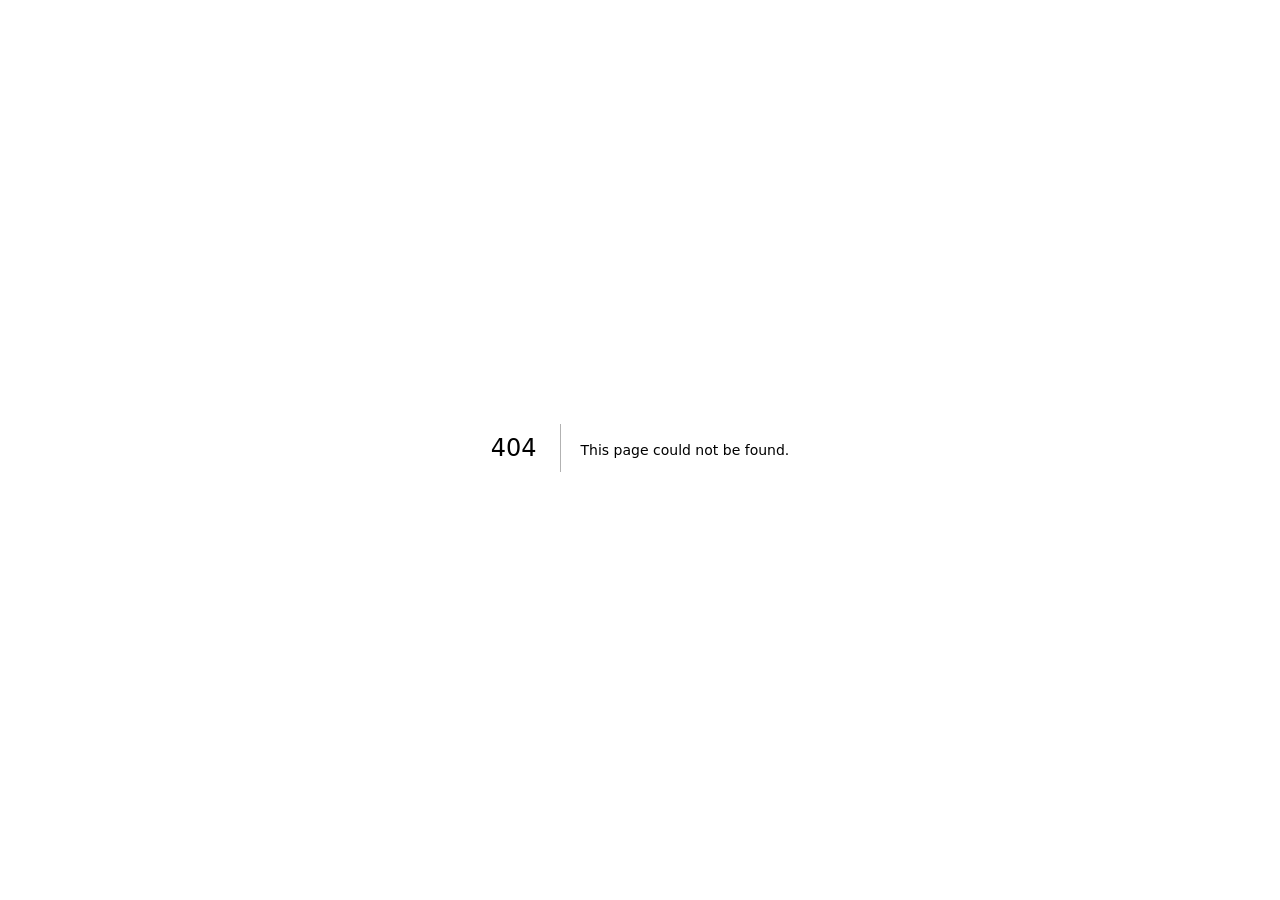
<file: 404/index.html>
<!DOCTYPE html><html><head><meta charSet="utf-8"/><meta name="viewport" content="width=device-width"/><title>404: This page could not be found</title><meta name="next-head-count" content="3"/><noscript data-n-css=""></noscript><script defer="" crossorigin="" nomodule="" src="/_next/static/chunks/polyfills-c67a75d1b6f99dc8.js"></script><script src="/_next/static/chunks/webpack-975f6a13f6da10a1.js" defer="" crossorigin=""></script><script src="/_next/static/chunks/framework-fae63b21a27d6472.js" defer="" crossorigin=""></script><script src="/_next/static/chunks/main-0766f72cbcde00a1.js" defer="" crossorigin=""></script><script src="/_next/static/chunks/pages/_app-c54702eb327175a3.js" defer="" crossorigin=""></script><script src="/_next/static/chunks/pages/_error-56a1a2eec59e6cbd.js" defer="" crossorigin=""></script><script src="/_next/static/8HSP72fD9FJMshjkMYt6J/_buildManifest.js" defer="" crossorigin=""></script><script src="/_next/static/8HSP72fD9FJMshjkMYt6J/_ssgManifest.js" defer="" crossorigin=""></script></head><body><div id="__next"><div style="font-family:system-ui,&quot;Segoe UI&quot;,Roboto,Helvetica,Arial,sans-serif,&quot;Apple Color Emoji&quot;,&quot;Segoe UI Emoji&quot;;height:100vh;text-align:center;display:flex;flex-direction:column;align-items:center;justify-content:center"><div style="line-height:48px"><style>body{color:#000;background:#fff;margin:0}.next-error-h1{border-right:1px solid rgba(0,0,0,.3)}@media (prefers-color-scheme:dark){body{color:#fff;background:#000}.next-error-h1{border-right:1px solid rgba(255,255,255,.3)}}</style><h1 class="next-error-h1" style="display:inline-block;margin:0 20px 0 0;padding-right:23px;font-size:24px;font-weight:500;vertical-align:top">404</h1><div style="display:inline-block"><h2 style="font-size:14px;font-weight:400;line-height:28px">This page could not be found<!-- -->.</h2></div></div></div></div><script id="__NEXT_DATA__" type="application/json" crossorigin="">{"props":{"pageProps":{"statusCode":404}},"page":"/_error","query":{},"buildId":"8HSP72fD9FJMshjkMYt6J","nextExport":true,"isFallback":false,"gip":true,"scriptLoader":[]}</script></body></html>
</file>
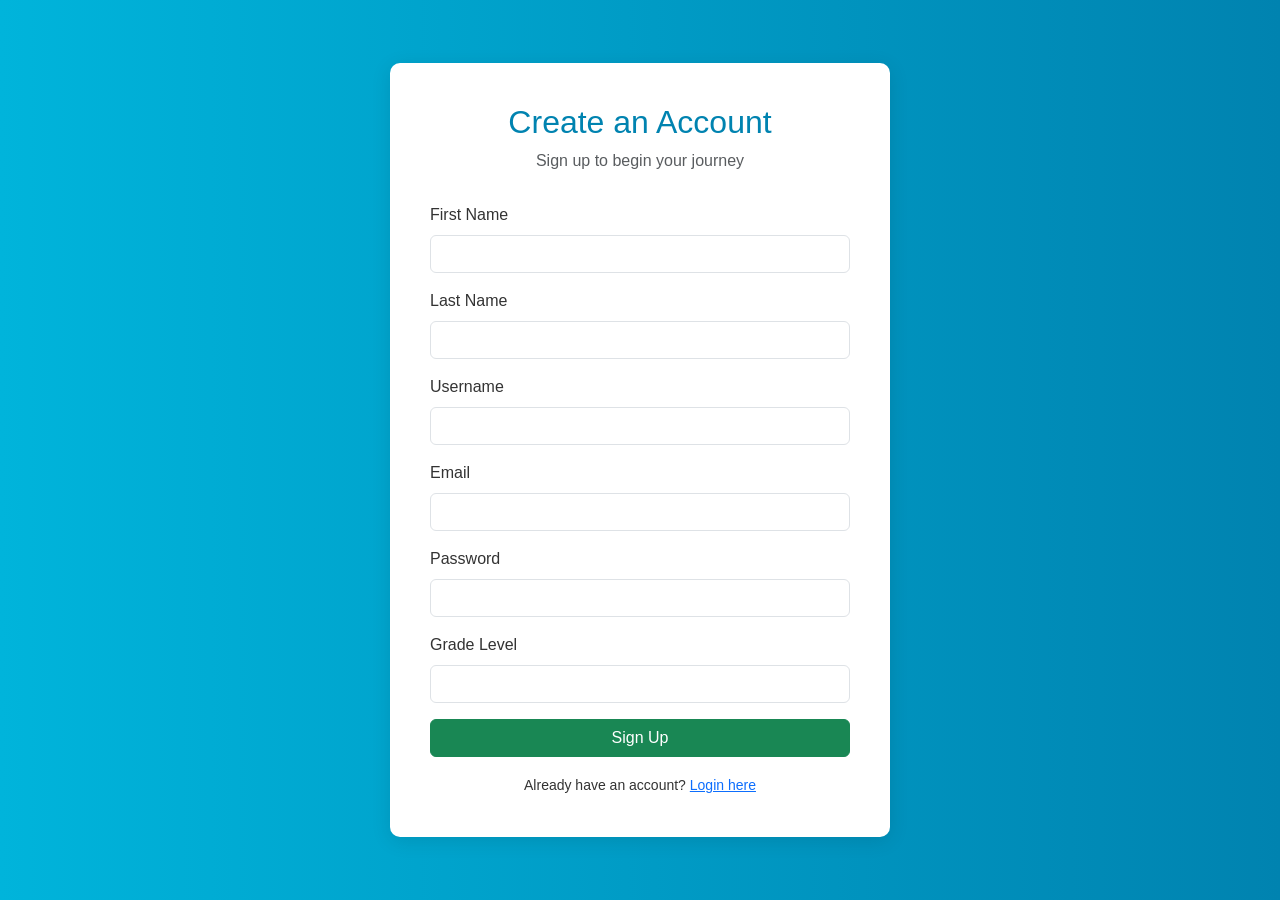
<file: signup.html>
<!DOCTYPE html>
<html lang="en">
<head>
  <meta charset="UTF-8" />
  <meta name="viewport" content="width=device-width, initial-scale=1.0" />
  <title>Student Testing Portal - Sign Up</title>
  <link href="https://cdn.jsdelivr.net/npm/bootstrap@5.3.0/dist/css/bootstrap.min.css" rel="stylesheet">
  <style>
    body {
      background: linear-gradient(to right, #00b4db, #0083b0);
      color: #333;
      font-family: 'Segoe UI', Tahoma, Geneva, Verdana, sans-serif;
    }
    .signup-box {
      background-color: #fff;
      border-radius: 10px;
      padding: 40px;
      box-shadow: 0 4px 20px rgba(0, 0, 0, 0.1);
    }
    .signup-header {
      text-align: center;
      margin-bottom: 30px;
    }
    .signup-header h2 {
      color: #0083b0;
    }
    .form-control:focus {
      box-shadow: 0 0 0 0.2rem rgba(0, 131, 176, 0.25);
    }
  </style>
</head>
<body>
  <div class="container d-flex align-items-center justify-content-center vh-100">
    <div class="signup-box w-100" style="max-width: 500px;">
      <div class="signup-header">
        <h2>Create an Account</h2>
        <p class="text-muted">Sign up to begin your journey</p>
      </div>
      <form id="signupForm">
        <div class="mb-3">
          <label for="firstName" class="form-label">First Name</label>
          <input type="text" class="form-control" id="firstName" required />
        </div>
        <div class="mb-3">
          <label for="lastName" class="form-label">Last Name</label>
          <input type="text" class="form-control" id="lastName" required />
        </div>
        <div class="mb-3">
          <label for="username" class="form-label">Username</label>
          <input type="text" class="form-control" id="username" required />
        </div>
        <div class="mb-3">
          <label for="email" class="form-label">Email</label>
          <input type="email" class="form-control" id="email" required />
        </div>
        <div class="mb-3">
          <label for="password" class="form-label">Password</label>
          <input type="password" class="form-control" id="password" required />
        </div>
        <div class="mb-3">
          <label for="grade" class="form-label">Grade Level</label>
          <input type="text" class="form-control" id="grade" required />
        </div>
        <button type="submit" class="btn btn-success w-100">Sign Up</button>
        <div class="text-center mt-3">
          <small>Already have an account? <a href="/testportal/login.html">Login here</a></small>
        </div>
      </form>
    </div>
  </div>

<script>
  document.getElementById('signupForm').addEventListener('submit', async function (e) {
    e.preventDefault();

    const payload = {
      action: 'register', // Pass the action to indicate this is a signup
      params: {
        first_name: document.getElementById('firstName').value,
        last_name: document.getElementById('lastName').value,
        username: document.getElementById('username').value,
        email: document.getElementById('email').value,
        password: document.getElementById('password').value,
        grade_level: document.getElementById('grade').value
      }
    };

    try {
      const res = await fetch('http://localhost:5678/webhook/frontend', {
        method: 'POST',
        headers: { 'Content-Type': 'application/json' },
        body: JSON.stringify(payload)
      });

      const data = await res.json();

      if (data.success) {
        alert('Registration successful! Redirecting to login.');
        window.location.href = '/testportal/login.html';
      } else {
        alert(data.message || 'Registration failed.');
      }
    } catch (err) {
      console.error('Fetch or JSON parse error:', err);
      alert('Something went wrong. Please try again.');
    }
  });
</script>
</body>
</html>
</file>
